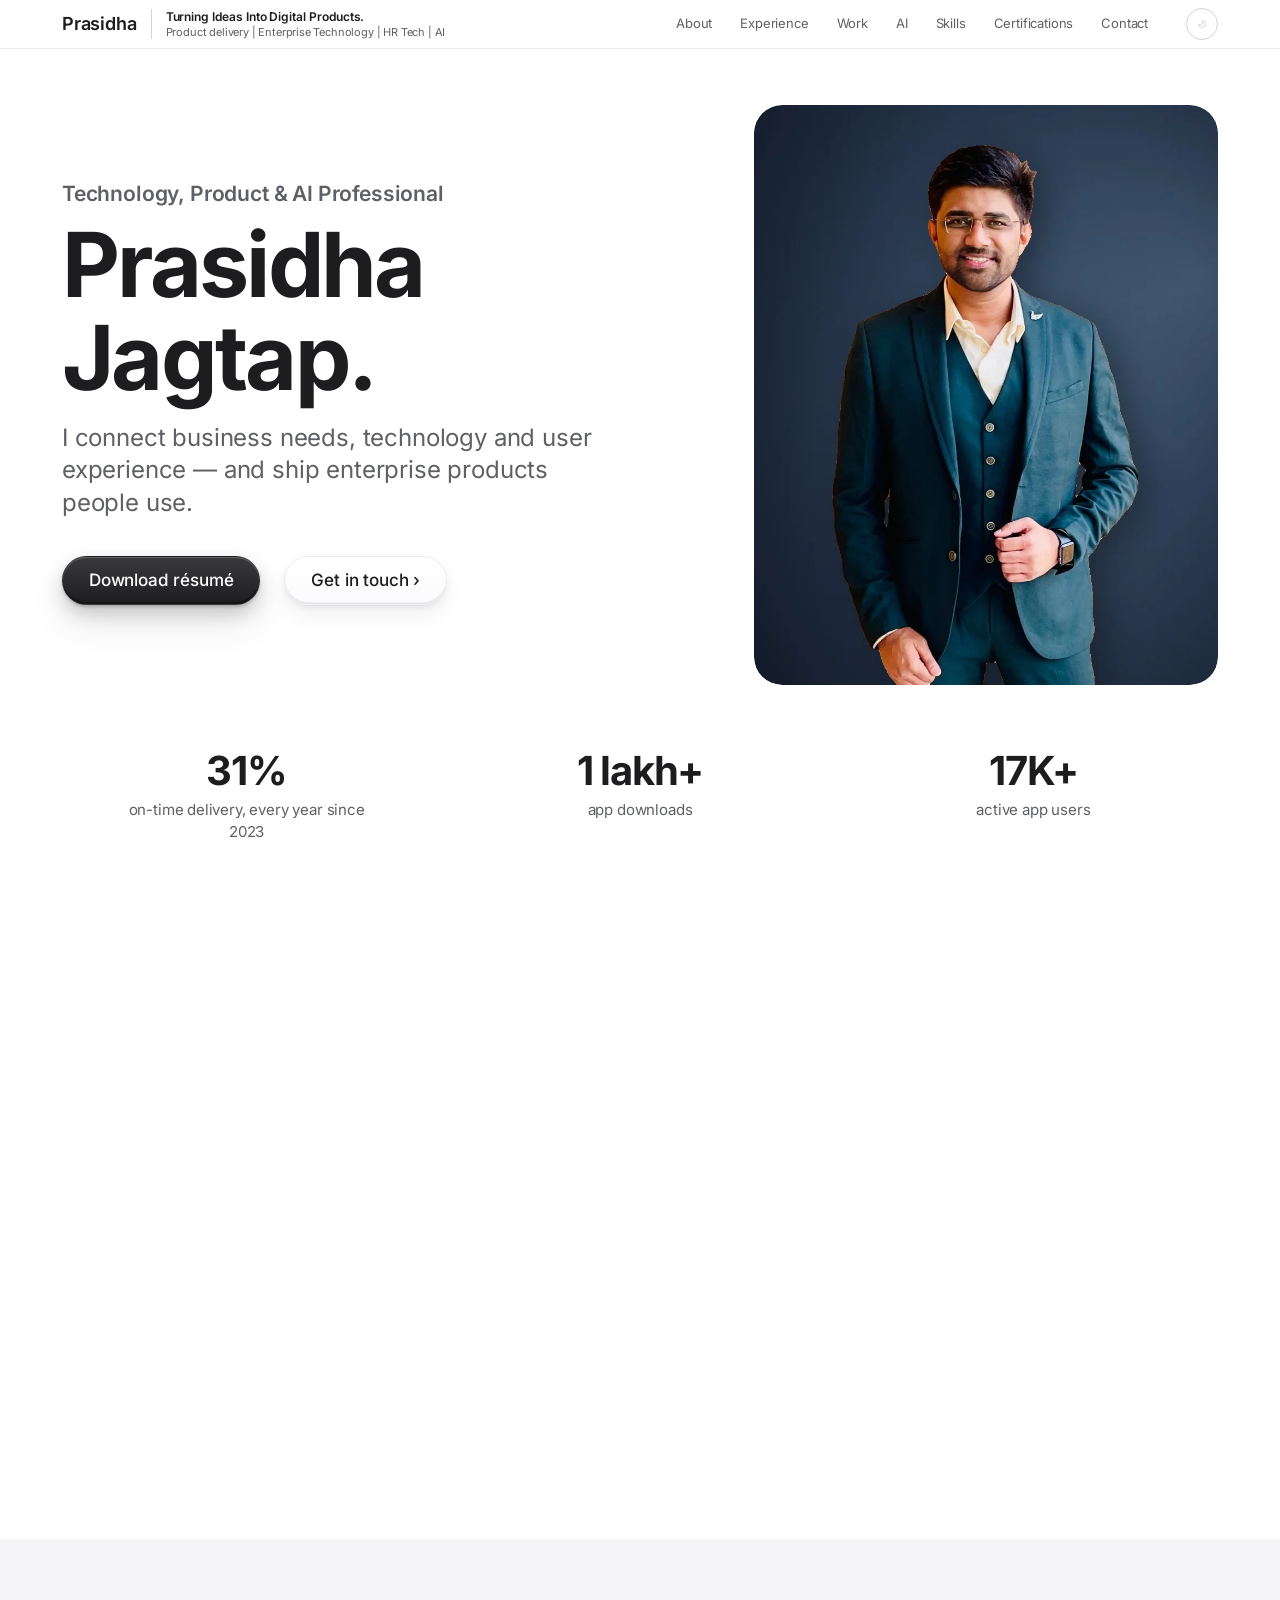
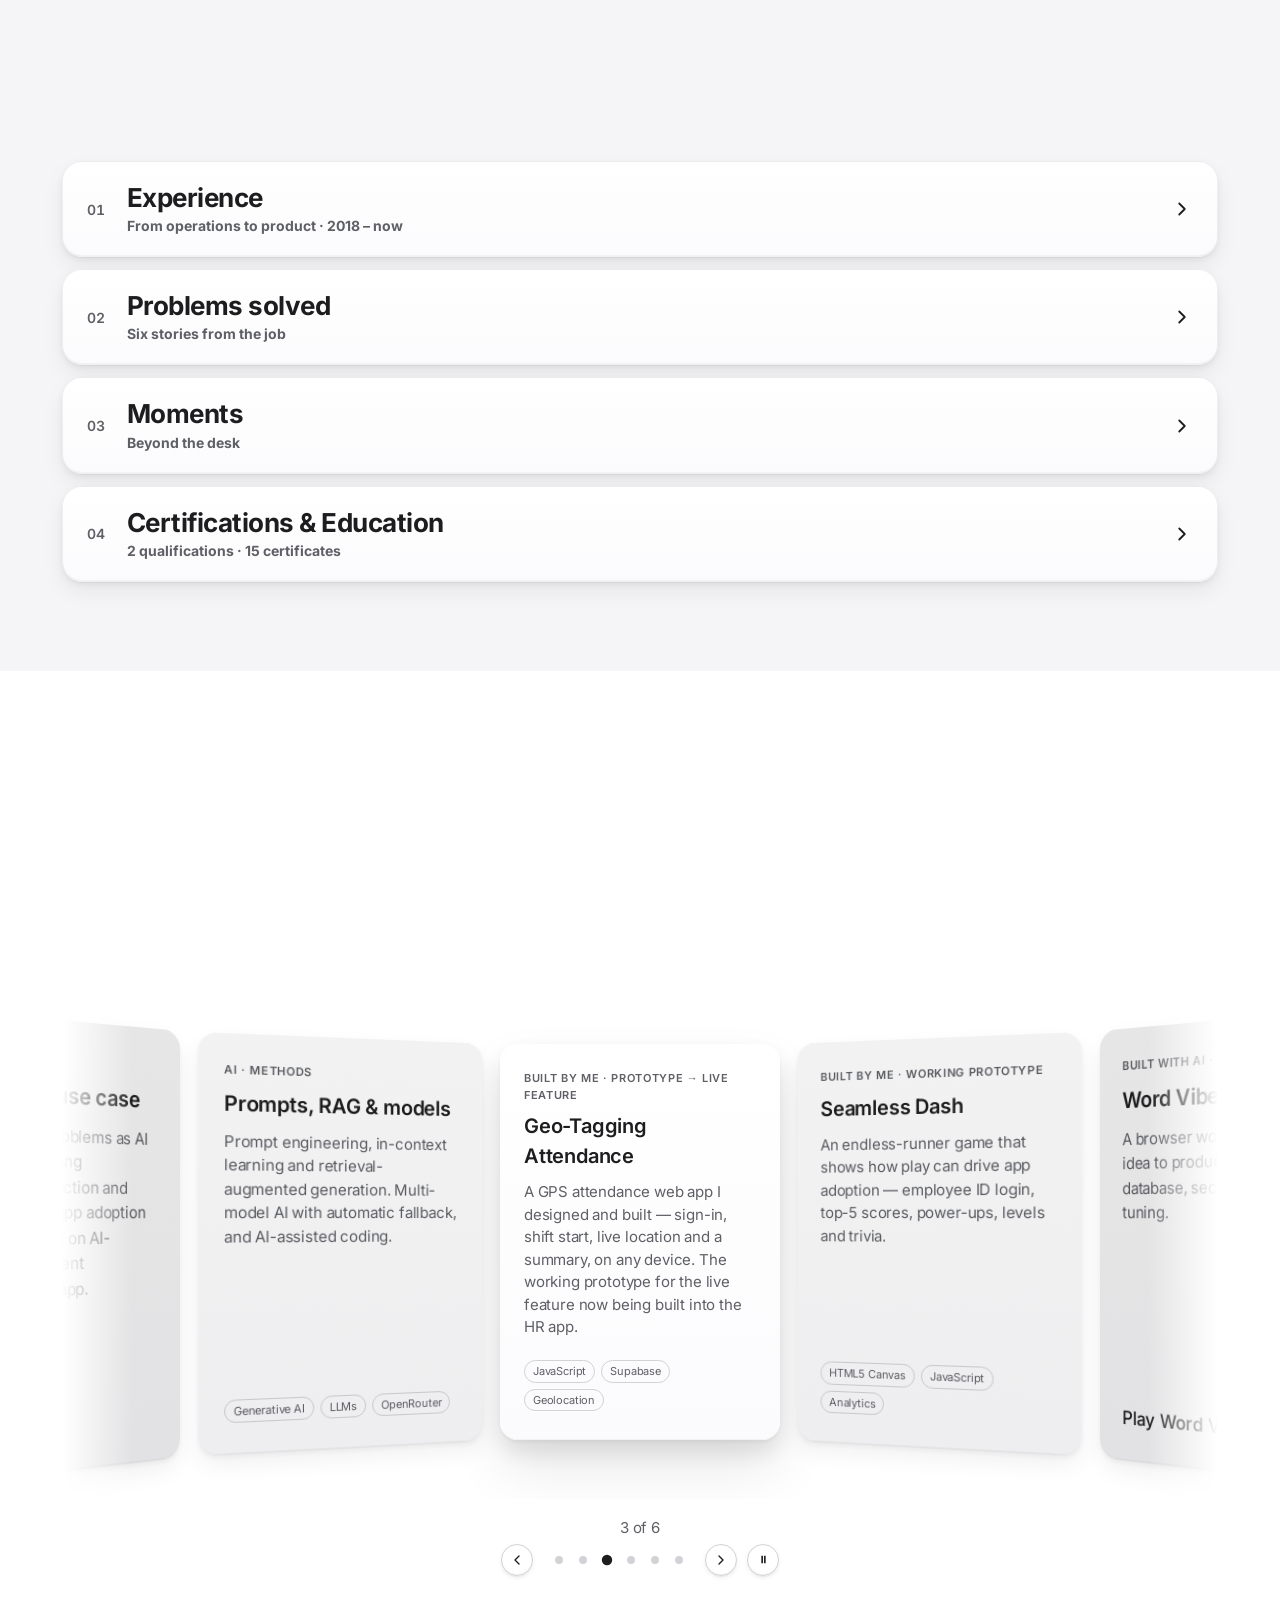
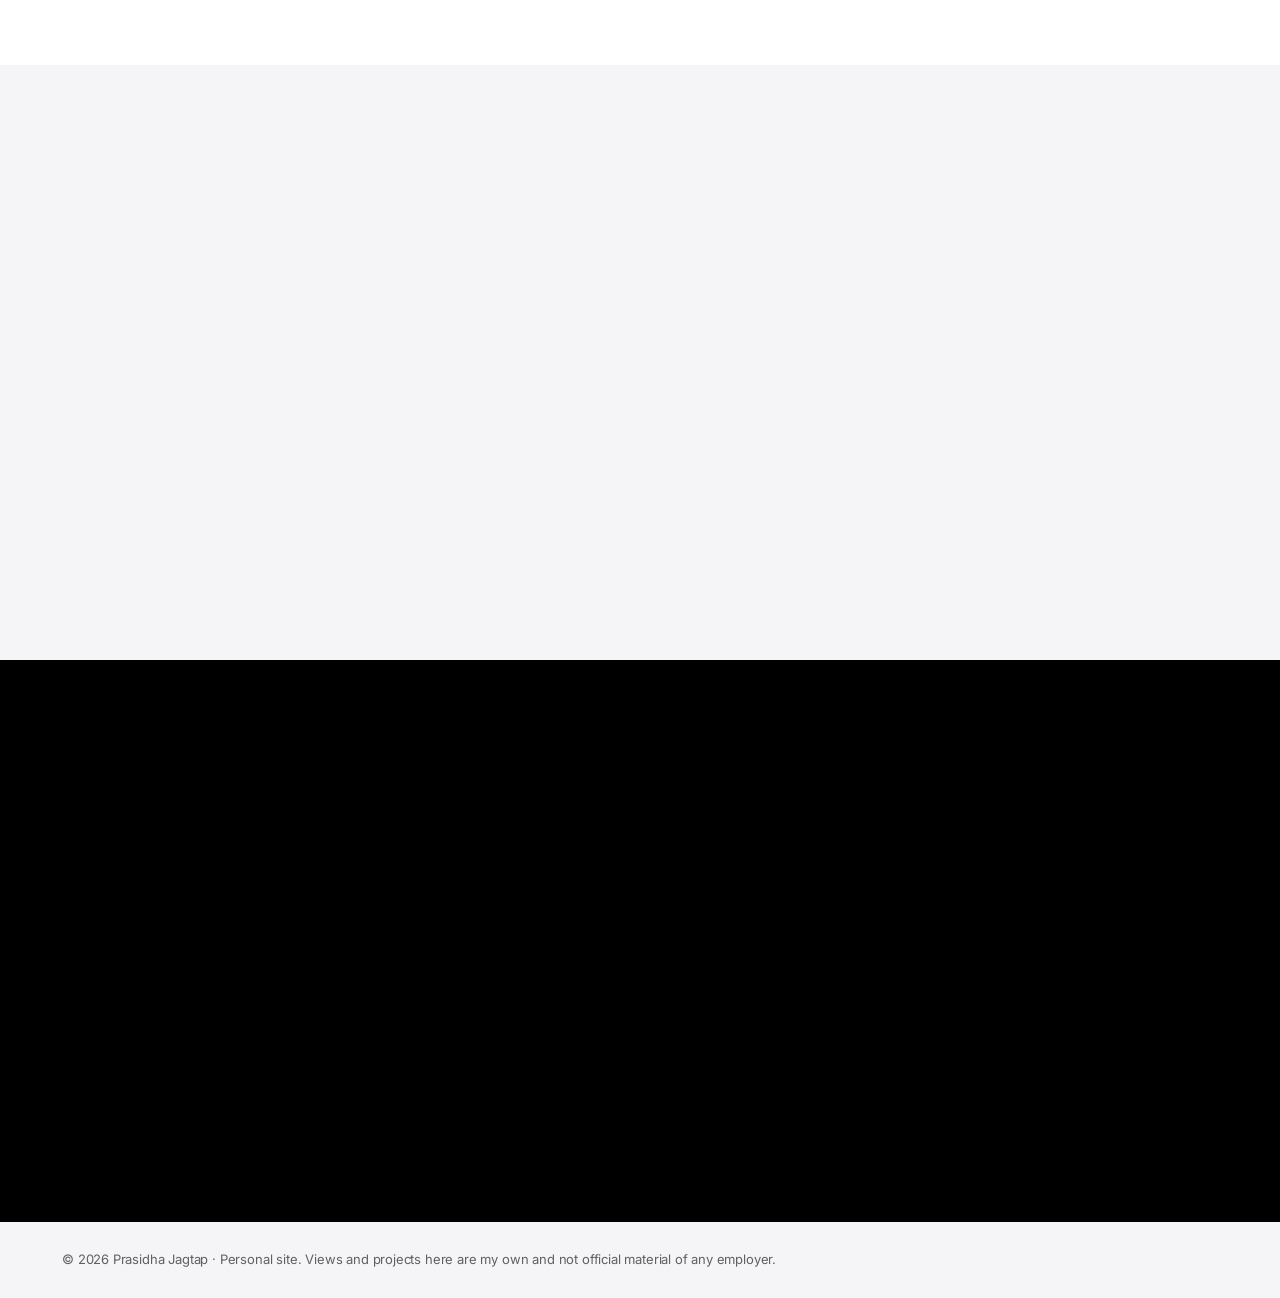
<file: index.html>
<!doctype html>
<!--
  Prasidha Jagtap — personal website
  Designed & developed by Prasidha Jagtap · https://prasidhajagtap.github.io/prasidha_jagtap/
  © 2026 Prasidha Jagtap. All rights reserved. Design, text, images and code may not be copied or reused without written permission.
-->
<html lang="en-IN" data-developer="Prasidha Jagtap">
<head>
  <meta charset="utf-8">
  <meta name="viewport" content="width=device-width, initial-scale=1, viewport-fit=cover, interactive-widget=resizes-content">
  <meta http-equiv="X-UA-Compatible" content="IE=edge">
  <!-- Security: only this site's own files may load (plus the private visit counter); no injected scripts, frames or plugins -->
  <meta http-equiv="Content-Security-Policy" content="default-src 'self'; script-src 'self'; style-src 'self'; font-src 'self'; img-src 'self' data:; connect-src 'self' https://vibbknwnszoescejukud.supabase.co; object-src 'none'; base-uri 'self'; form-action 'none'; frame-src 'none'; upgrade-insecure-requests">
  <meta name="referrer" content="strict-origin-when-cross-origin">

  <!-- ===== SEO: main search result text ===== -->
  <!-- SITE ADDRESS: https://prasidhajagtap.github.io/prasidha_jagtap/
       If it changes (e.g. to Cloudflare), replace it in this file, robots.txt, sitemap.xml and 404.html. -->
  <title>Prasidha Jagtap – Technology, Product &amp; AI Professional</title>
  <meta name="description" content="Prasidha Jagtap – Technology, Product &amp; AI Professional. Turning ideas into digital products: product delivery, enterprise technology, HR tech and AI. Navi Mumbai, India.">
  <meta name="author" content="Prasidha Jagtap">
  <meta name="copyright" content="© 2026 Prasidha Jagtap. All rights reserved.">
  <meta name="designer" content="Prasidha Jagtap">
  <meta name="robots" content="index, follow, max-image-preview:large">
  <link rel="canonical" href="https://prasidhajagtap.github.io/prasidha_jagtap/">

  <!-- ===== Social share preview (LinkedIn, WhatsApp, X) ===== -->
  <meta property="og:type" content="profile">
  <meta property="og:site_name" content="Prasidha Jagtap">
  <meta property="og:title" content="Prasidha Jagtap – Technology, Product & AI Professional">
  <meta property="og:description" content="Turning ideas into digital products · Product delivery · Enterprise technology · HR tech · AI.">
  <meta property="og:url" content="https://prasidhajagtap.github.io/prasidha_jagtap/">
  <meta property="og:image" content="https://prasidhajagtap.github.io/prasidha_jagtap/assets/og-image.jpg?v=2">
  <meta property="og:image:type" content="image/jpeg">
  <meta property="og:image:width" content="1200">
  <meta property="og:image:height" content="630">
  <meta property="og:image:alt" content="Prasidha Jagtap – Technology, Product & AI Professional">
  <meta property="og:locale" content="en_IN">
  <meta property="profile:first_name" content="Prasidha">
  <meta property="profile:last_name" content="Jagtap">
  <meta name="twitter:card" content="summary_large_image">
  <meta name="twitter:title" content="Prasidha Jagtap – Technology, Product & AI Professional">
  <meta name="twitter:description" content="Turning ideas into digital products · Product delivery · Enterprise technology · HR tech · AI.">
  <meta name="twitter:image" content="https://prasidhajagtap.github.io/prasidha_jagtap/assets/og-image.jpg?v=2">

  <meta name="theme-color" content="#ffffff">
  <meta name="color-scheme" content="light dark">
  <meta name="format-detection" content="telephone=no">
  <link rel="icon" href="data:image/svg+xml,%3Csvg xmlns='http://www.w3.org/2000/svg' viewBox='0 0 64 64'%3E%3Crect width='64' height='64' rx='14' fill='%23000'/%3E%3Ctext x='32' y='44' font-family='-apple-system,Helvetica,Arial' font-size='34' font-weight='700' fill='%23fff' text-anchor='middle'%3EP%3C/text%3E%3C/svg%3E">
  <link rel="apple-touch-icon" href="assets/prasidha.jpg">
  <link rel="stylesheet" href="style.css?v=40">
  <script src="theme-init.js?v=40"></script>

  <!-- ===== Structured data: tells Google and AI search who this page is about ===== -->
  <script type="application/ld+json">
{
  "@context": "https://schema.org",
  "@type": "ProfilePage",
  "url": "https://prasidhajagtap.github.io/prasidha_jagtap/",
  "name": "Prasidha Jagtap – Technology, Product & AI Professional",
  "mainEntity": {
    "@type": "Person",
    "@id": "https://prasidhajagtap.github.io/prasidha_jagtap/#person",
    "name": "Prasidha Jagtap",
    "givenName": "Prasidha",
    "familyName": "Jagtap",
    "jobTitle": "Assistant Manager – Technology Analyst",
    "description": "Technology, Product & AI Professional turning ideas into digital products: product delivery, enterprise technology, HR tech and AI.",
    "url": "https://prasidhajagtap.github.io/prasidha_jagtap/",
    "image": "https://prasidhajagtap.github.io/prasidha_jagtap/assets/prasidha.jpg",
    "sameAs": [
      "https://www.linkedin.com/in/prasidhajagtap",
      "https://github.com/prasidhajagtap"
    ],
    "worksFor": {
      "@type": "Organization",
      "name": "Seamex",
      "description": "HR Shared Services Centre of the Aditya Birla Group",
      "parentOrganization": {
        "@type": "Organization",
        "name": "Aditya Birla Group"
      }
    },
    "address": {
      "@type": "PostalAddress",
      "addressLocality": "Navi Mumbai",
      "addressRegion": "Maharashtra",
      "addressCountry": "IN"
    },
    "alumniOf": [
      {
        "@type": "EducationalOrganization",
        "name": "CDAC Pune (Centre for Development of Advanced Computing)"
      },
      {
        "@type": "CollegeOrUniversity",
        "name": "St. Vincent Pallotti College of Engineering and Technology",
        "address": "Nagpur"
      }
    ],
    "hasCredential": [
      {
        "@type": "EducationalOccupationalCredential",
        "name": "Artificial Intelligence Essentials",
        "recognizedBy": {
          "@type": "Organization",
          "name": "University of Pennsylvania"
        }
      },
      {
        "@type": "EducationalOccupationalCredential",
        "name": "Introduction to User Experience Design",
        "recognizedBy": {
          "@type": "Organization",
          "name": "Georgia Institute of Technology"
        }
      },
      {
        "@type": "EducationalOccupationalCredential",
        "name": "Business Analysis Fundamentals",
        "recognizedBy": {
          "@type": "Organization",
          "name": "Microsoft"
        }
      },
      {
        "@type": "EducationalOccupationalCredential",
        "name": "Advanced Prompt Engineering for Everyone",
        "recognizedBy": {
          "@type": "Organization",
          "name": "Vanderbilt University"
        }
      }
    ],
    "knowsAbout": [
      "Product Delivery",
      "Product Management",
      "Product Ownership",
      "Digital Transformation",
      "Technology Analysis",
      "Product Solutioning",
      "Enterprise Applications",
      "HR Technology",
      "Mobile App Delivery",
      "Digital Employee Experience",
      "AI Enablement",
      "Generative AI",
      "Prompt Engineering",
      "Retrieval Augmented Generation",
      "AI-assisted Product Development",
      "UX Design",
      "User Journeys",
      "Requirements Analysis",
      "BRD",
      "FRD",
      "User Acceptance Testing",
      "Release Management",
      "Stakeholder Management",
      "Vendor Management",
      "Security Remediation",
      "ISO 9001 (QMS)",
      "ISO/IEC 27001 (ISMS)",
      "ISO/IEC 27701 (PIMS)",
      "Internal Audit",
      "Azure AD",
      "Microsoft Azure",
      "AWS",
      "PeopleSoft",
      "SharePoint",
      "Google Play Console",
      "Apple App Store Connect",
      "JavaScript",
      "React",
      "Node.js",
      "Java",
      "SQL"
    ],
    "alternateName": [
      "Prasidha",
      "prasidhajagtap"
    ],
    "knowsLanguage": [
      "English",
      "Hindi"
    ],
    "homeLocation": {
      "@type": "Place",
      "name": "Nagpur, Maharashtra, India"
    },
    "disambiguatingDescription": "Technology, Product & AI Professional"
  },
  "dateModified": "2026-10-04",
  "inLanguage": "en-IN",
  "creator": {
    "@id": "https://prasidhajagtap.github.io/prasidha_jagtap/#person"
  },
  "copyrightHolder": {
    "@id": "https://prasidhajagtap.github.io/prasidha_jagtap/#person"
  },
  "copyrightYear": 2026
}
  </script>
</head>
<body>

  <!-- ===== TOP MENU (frosted glass) ===== -->
  <nav class="nav" aria-label="Main">
    <div class="nav-inner">
      <a href="#top" class="brand">
        <!-- Small profile picture: slides in once the big photo has scrolled away -->
        <span class="brand-pic" aria-hidden="true"><picture>
          <source srcset="assets/prasidha-avatar.webp" type="image/webp">
          <img src="assets/prasidha-avatar.jpg" width="64" height="64" alt="">
        </picture></span>
        <span class="brand-name">Prasidha</span>
        <span class="brand-tag">
          <span class="bt-1">Turning Ideas Into Digital Products.</span>
          <span class="bt-2"><span class="nw">Product delivery |</span> <span class="nw">Enterprise Technology |</span> <span class="nw">HR Tech | AI</span></span>
        </span>
      </a>
      <div class="nav-right">
        <ul id="nav-links">
          <li><a href="#about">About</a></li>
          <li><a href="#experience">Experience</a></li>
          <li><a href="#work">Work</a></li>
          <li><a href="#ai">AI</a></li>
          <li><a href="#skills">Skills</a></li>
          <li><a href="#certifications">Certifications</a></li>
          <li><a href="#contact">Contact</a></li>
          <li class="menu-only"><button type="button" class="menu-theme" data-theme-toggle><span class="mt-dark">Dark mode</span><span class="mt-light">Light mode</span></button></li>
        </ul>
        <button type="button" class="icon-btn theme-toggle" aria-label="Switch to dark mode" data-theme-toggle>
          <svg class="moon" viewBox="0 0 24 24" fill="none" stroke="currentColor" stroke-width="2" stroke-linecap="round" stroke-linejoin="round" aria-hidden="true"><path d="M21 12.8A9 9 0 1 1 11.2 3a7 7 0 0 0 9.8 9.8z"/></svg>
          <svg class="sun" viewBox="0 0 24 24" fill="none" stroke="currentColor" stroke-width="2" stroke-linecap="round" aria-hidden="true"><circle cx="12" cy="12" r="4.5"/><path d="M12 2v2M12 20v2M4.9 4.9l1.4 1.4M17.7 17.7l1.4 1.4M2 12h2M20 12h2M4.9 19.1l1.4-1.4M17.7 6.3l1.4-1.4"/></svg>
        </button>
        <button type="button" class="icon-btn menu-toggle" aria-label="Open menu" aria-expanded="false" aria-controls="nav-links" data-menu-toggle>
          <svg viewBox="0 0 24 24" fill="none" stroke="currentColor" stroke-width="2" stroke-linecap="round" aria-hidden="true"><path d="M4 8h16M4 16h16"/></svg>
        </button>
      </div>
    </div>
  </nav>

  <main id="top">

    <!-- ===== HERO ===== -->
    <header class="hero">
      <div class="hero-text">
      <p class="eyebrow reveal">Technology, Product &amp; AI Professional</p>
      <h1 class="reveal">Prasidha Jagtap.</h1>
      <p class="lead reveal">I connect business needs, technology and user experience — and ship enterprise products people use.</p>
      <div class="actions reveal">
        <a class="btn btn-solid btn-3d hero-cta" href="assets/Prasidha-Jagtap-Resume.pdf" download data-resume>Download résumé</a>
        <a class="btn btn-soft btn-3d hero-cta" href="#contact">Get in touch <span aria-hidden="true">›</span></a>
      </div>
      </div>
      <figure class="portrait reveal">
        <picture>
          <source srcset="assets/prasidha.webp" type="image/webp">
          <img src="assets/prasidha.jpg" width="850" height="1062" fetchpriority="high" alt="Prasidha Jagtap, Technology, Product &amp; AI Professional">
        </picture>
      </figure>
    </header>

    <!-- ===== AT A GLANCE ===== -->
    <section class="stats-band" aria-label="At a glance">
      <div class="wrap stats">
        <div class="stat reveal"><strong>100%</strong><span>on-time delivery, every year since 2023</span></div>
        <div class="stat reveal"><strong>1 lakh+</strong><span>app downloads</span></div>
        <div class="stat reveal"><strong>54K+</strong><span>active app users</span></div>
        <div class="stat reveal"><strong>6</strong><span>countries the app launched in</span></div>
        <div class="stat reveal"><strong>100%</strong><span>security audit findings fixed</span></div>
        <div class="stat reveal"><strong>98%</strong><span>stable app releases, zero critical bugs</span></div>
      </div>
    </section>

    <!-- ===== ABOUT ===== -->
    <section id="about" class="section">
      <div class="wrap narrow">
        <p class="kicker reveal">About</p>
        <p class="statement reveal">
          <strong>I manage and take care of an enterprise HR app on iOS and Android</strong> — used by employees and managers from hire to retire —
          from an idea to a working release, across countries, teams and partners.
          <strong>I pair my technology knowledge with AI as a tool — to solve bigger problems and get more done.</strong>
        </p>
      </div>
    </section>

    <!-- ===== EXPLORE: stacked chapters (accordion) ===== -->
    <section id="explore" class="section alt">
      <div class="wrap">
        <p class="kicker reveal">Explore</p>
        <h2 class="reveal">My story, in chapters.</h2>

        <div class="stack-acc">

          <!-- 01 Experience -->
          <article class="acc" id="experience">
            <h3 class="acc-h">
              <button type="button" class="acc-btn" id="acc-exp-btn" aria-expanded="false" aria-controls="acc-exp">
                <span class="acc-num">01</span>
                <span class="acc-text"><span class="acc-title">Experience</span><span class="acc-sub">From operations to product · 2018 – now</span></span>
                <svg class="acc-chev" viewBox="0 0 24 24" fill="none" stroke="currentColor" stroke-width="2" stroke-linecap="round" stroke-linejoin="round" aria-hidden="true"><path d="M9 6l6 6-6 6"/></svg>
              </button>
            </h3>
            <div class="acc-panel" id="acc-exp" role="region" aria-labelledby="acc-exp-btn">
              <div class="acc-inner">

                <!-- Journey timeline: fills up on scroll, 2026 keeps pulsing -->
                <ol class="journey2" data-journey aria-label="Career journey">
                  <li><span class="j-dot" aria-hidden="true"></span><span class="j-year">2018</span><span class="j-label">Airline operations</span><span class="j-org">IndiGo Airlines</span></li>
                  <li><span class="j-dot" aria-hidden="true"></span><span class="j-year">2020</span><span class="j-label">Customer experience</span><span class="j-org">Amazon</span></li>
                  <li><span class="j-dot" aria-hidden="true"></span><span class="j-year">2023</span><span class="j-label">Full-stack training → Technology Analyst Trainee</span><span class="j-org">CDAC Pune</span></li>
                  <li><span class="j-dot" aria-hidden="true"></span><span class="j-year">2024</span><span class="j-label">Promoted to Assistant Manager</span><span class="j-org">Jun 2024</span></li>
                  <li class="j-now"><span class="j-dot" aria-hidden="true"></span><span class="j-year">2026</span><span class="j-label">Product delivery &amp; AI</span><span class="j-org">Now — and growing</span></li>
                </ol>

                <!-- Current role: short summary + "Know more" -->
                <article class="role current-role">
                  <div class="role-head">
                    <div>
                      <h4 class="role-name">Seamex · Aditya Birla Group</h4>
                      <p class="org">Assistant Manager — Technology Analyst · HR Shared Services Centre, Navi Mumbai</p>
                    </div>
                    <span class="year">Jun 2023 — Present</span>
                  </div>
                  <div class="mini-stats three">
                    <div><strong>3+</strong><span>years as a Technology Analyst</span></div>
                    <div><strong>5,000+</strong><span>users trained on the app</span></div>
                    <div><strong>10+</strong><span>live demos run</span></div>
                  </div>

                  <button type="button" class="btn btn-solid know-more" aria-expanded="false" aria-controls="exp-more" data-more>
                    <span data-more-label>Know more</span>
                    <svg viewBox="0 0 24 24" fill="none" stroke="currentColor" stroke-width="2" stroke-linecap="round" stroke-linejoin="round" aria-hidden="true"><path d="M6 9l6 6 6-6"/></svg>
                  </button>

                  <div class="more-panel" id="exp-more">
                    <div class="more-inner">
                      <h5 class="kicker">Also part of the role</h5>
                      <dl class="areas-list">
                        <div><dt>Data &amp; integration</dt><dd>Secure data transfers and master-data mapping — 100% data consistency across systems.</dd></div>
                        <div><dt>Cost optimisation</dt><dd>Infrastructure and storage cost analysis with IT and the development partner.</dd></div>
                        <div><dt>Documentation</dt><dd>Business, functional and test documents and SOPs for every change.</dd></div>
                      </dl>

                      <h5 class="kicker">Key highlights of work done on the app</h5>
                      <ul class="chips">
                        <li>Digital ID Card</li>
                        <li>Enterprise SSO sign-in</li>
                        <li>Account recovery (PIN reset)</li>
                        <li>PIN &amp; biometric login</li>
                        <li>Multi-device login</li>
                        <li>Interactive notifications</li>
                        <li>Interactive banners</li>
                        <li>Team events &amp; celebrations</li>
                        <li>Leave cancellation</li>
                        <li>Development plans</li>
                        <li>Employee surveys</li>
                        <li>Awards &amp; nominations</li>
                        <li>Dark mode</li>
                        <li>Accessibility</li>
                        <li>Security &amp; stability updates</li>
                      </ul>

                      <div class="earlier">
                        <h5 class="kicker">Before technology</h5>
                        <div class="row">
                          <div>
                            <h4>Associate · Amazon</h4>
                            <p class="org">Handled high volumes of customer calls and emails in a structured, service-driven process — sharpening issue resolution, clear communication and process discipline.</p>
                          </div>
                        </div>
                        <div class="row">
                          <div>
                            <h4>Officer – Security · IndiGo Airlines</h4>
                            <p class="org">Kept the aerodrome secure and supported flight and passenger safety under strict aviation procedures — building operational discipline, attention to detail and calm under pressure.</p>
                          </div>
                        </div>
                      </div>
                    </div>
                  </div>
                </article>
              </div>
            </div>
          </article>

          <!-- 02 Problems solved -->
          <article class="acc" id="work">
            <h3 class="acc-h">
              <button type="button" class="acc-btn" id="acc-work-btn" aria-expanded="false" aria-controls="acc-work">
                <span class="acc-num">02</span>
                <span class="acc-text"><span class="acc-title">Problems solved</span><span class="acc-sub">Six stories from the job</span></span>
                <svg class="acc-chev" viewBox="0 0 24 24" fill="none" stroke="currentColor" stroke-width="2" stroke-linecap="round" stroke-linejoin="round" aria-hidden="true"><path d="M9 6l6 6-6 6"/></svg>
              </button>
            </h3>
            <div class="acc-panel" id="acc-work" role="region" aria-labelledby="acc-work-btn">
              <div class="acc-inner">
                <div class="coverflow cf-dark cf-cards" data-coverflow data-cf-mode="cards" aria-roledescription="carousel" aria-label="Problems solved">
                  <div class="cf-stage">
                  <article class="card case cf-item">
                    <p class="status">App feature · Rollout &amp; training</p>
                    <h4>Geo-fencing attendance</h4>
                    <p>Supported the rollout of the app’s geo-fencing attendance feature and trained business teams to use it.</p>
                  </article>
                  <article class="card case cf-item">
                    <p class="status">Global rollout</p>
                    <h4>Taking the HR app to new countries</h4>
                    <p>Managed the app's launch end to end in Canada, parts of the USA, Sweden, Thailand, Indonesia and China — with daily check-ins on risks and progress.</p>
                    <p class="result">Private access for teams across <strong>13+ regions</strong>.</p>
                  </article>
                  <article class="card case cf-item">
                    <p class="status">Sign-in &amp; security</p>
                    <h4>A simpler, safer login experience</h4>
                    <p>Enhanced the app’s authentication with enterprise single sign-on (SSO), refreshed the login screen, and improved account recovery and multi-device notifications.</p>
                    <p class="result"><strong>15% fewer</strong> login issues.</p>
                  </article>
                  <article class="card case cf-item">
                    <p class="status">Event app · Managed end to end</p>
                    <h4>Group Awards App</h4>
                    <p>Managed and handled the complete app for a group-wide awards programme in FY 2025&#8209;26 — from solutioning and setup to running it live throughout the event, with on-ground support for attendees on iOS and Android.</p>
                    <p class="result"><strong>1,060 downloads</strong> — 598 iOS, 462 Android.</p>
                  </article>
                  <article class="card case cf-item">
                    <p class="status">Quality at scale</p>
                    <h4>Releases people can trust</h4>
                    <p>Tested every build, found the patterns behind repeat issues, and helped first-line support fix them faster.</p>
                    <p class="result"><strong>12% faster</strong> fixes · <strong>200+</strong> issues solved, <strong>98%</strong> answered on time.</p>
                  </article>
                  <article class="card case cf-item">
                    <p class="status">Enablement</p>
                    <h4>Helping people actually use the app</h4>
                    <p>Wrote clear user guides and stakeholder documents, and standard templates for change requests and FAQs.</p>
                    <p class="result"><strong>20% more</strong> feature use · <strong>35%</strong> better audit readiness.</p>
                  </article>
                  </div>
                  <p class="cf-caption" aria-live="polite" data-cf-caption></p>
                  <div class="cf-controls">
                    <button type="button" class="icon-btn" data-cf-prev aria-label="Previous"><svg viewBox="0 0 24 24" fill="none" stroke="currentColor" stroke-width="2" stroke-linecap="round" stroke-linejoin="round" aria-hidden="true"><path d="M15 6l-6 6 6 6"/></svg></button>
                    <div class="cf-dots" data-cf-dots></div>
                    <button type="button" class="icon-btn" data-cf-next aria-label="Next"><svg viewBox="0 0 24 24" fill="none" stroke="currentColor" stroke-width="2" stroke-linecap="round" stroke-linejoin="round" aria-hidden="true"><path d="M9 6l6 6-6 6"/></svg></button>
                  </div>
                </div>
              </div>
            </div>
          </article>

          <!-- 03 Moments (Cover Flow) -->
          <article class="acc" id="moments">
            <h3 class="acc-h">
              <button type="button" class="acc-btn" id="acc-mom-btn" aria-expanded="false" aria-controls="acc-mom">
                <span class="acc-num">03</span>
                <span class="acc-text"><span class="acc-title">Moments</span><span class="acc-sub">Beyond the desk</span></span>
                <svg class="acc-chev" viewBox="0 0 24 24" fill="none" stroke="currentColor" stroke-width="2" stroke-linecap="round" stroke-linejoin="round" aria-hidden="true"><path d="M9 6l6 6-6 6"/></svg>
              </button>
            </h3>
            <div class="acc-panel" id="acc-mom" role="region" aria-labelledby="acc-mom-btn">
              <div class="acc-inner">
                <div class="coverflow cf-dark cf-photos" data-coverflow data-cf-mode="photos" aria-roledescription="carousel" aria-label="Moments">
                  <div class="cf-stage">
                    <figure class="cf-item cf-linkedin">
                      <picture>
                        <source srcset="assets/moment-linkedin.webp" type="image/webp">
                        <img src="assets/moment-linkedin.jpg" width="1000" height="1000" loading="lazy"
                             alt="Prasidha Jagtap celebrating a LinkedIn follower milestone on the company page">
                      </picture>
                      <figcaption><strong>First milestone.</strong> Celebrating a follower milestone on the company LinkedIn page I managed.</figcaption>
                    </figure>
                    <figure class="cf-item cf-site">
                      <picture>
                        <source srcset="assets/moment-site-visit.webp" type="image/webp">
                        <img src="assets/moment-site-visit.jpg" width="800" height="1200" loading="lazy"
                             alt="Prasidha Jagtap on site, training users on the HR app">
                      </picture>
                      <figcaption><strong>On the ground.</strong> Training users on the HR app at a business unit’s site.</figcaption>
                    </figure>
                    <figure class="cf-item cf-summit">
                      <picture>
                        <source srcset="assets/moment-ai-summit.webp" type="image/webp">
                        <img src="assets/moment-ai-summit.jpg" width="800" height="1067" loading="lazy"
                             alt="Prasidha Jagtap at the ServiceNow AI Summit">
                      </picture>
                      <figcaption><strong>Keeping up.</strong> At the ServiceNow AI Summit, following how AI is changing enterprise technology.</figcaption>
                    </figure>
                  </div>
                  <p class="cf-caption" aria-live="polite" data-cf-caption></p>
                  <div class="cf-controls">
                    <button type="button" class="icon-btn" data-cf-prev aria-label="Previous photo"><svg viewBox="0 0 24 24" fill="none" stroke="currentColor" stroke-width="2" stroke-linecap="round" stroke-linejoin="round" aria-hidden="true"><path d="M15 6l-6 6 6 6"/></svg></button>
                    <div class="cf-dots" data-cf-dots></div>
                    <button type="button" class="icon-btn" data-cf-next aria-label="Next photo"><svg viewBox="0 0 24 24" fill="none" stroke="currentColor" stroke-width="2" stroke-linecap="round" stroke-linejoin="round" aria-hidden="true"><path d="M9 6l6 6-6 6"/></svg></button>
                  </div>
                </div>
              </div>
            </div>
          </article>

          <!-- 04 Certifications & Education -->
          <article class="acc" id="certifications">
            <h3 class="acc-h">
              <button type="button" class="acc-btn" id="acc-cert-btn" aria-expanded="false" aria-controls="acc-cert">
                <span class="acc-num">04</span>
                <span class="acc-text"><span class="acc-title">Certifications &amp; Education</span><span class="acc-sub">2 qualifications · 15 certificates</span></span>
                <svg class="acc-chev" viewBox="0 0 24 24" fill="none" stroke="currentColor" stroke-width="2" stroke-linecap="round" stroke-linejoin="round" aria-hidden="true"><path d="M9 6l6 6-6 6"/></svg>
              </button>
            </h3>
            <div class="acc-panel" id="acc-cert" role="region" aria-labelledby="acc-cert-btn">
              <div class="acc-inner">
                <div class="rows edu" id="education">
                  <div class="row">
                    <div>
                      <h4>PG Diploma in Advanced Computing (PG-DAC)</h4>
                      <p class="org">CDAC Pune · Full-stack development · 73%</p>
                    </div>
                    <span class="year">2023</span>
                  </div>
                  <div class="row">
                    <div>
                      <h4>B.E. Electronics &amp; Telecommunication Engineering</h4>
                      <p class="org">St. Vincent Pallotti College of Engineering and Technology, Nagpur · CGPA 7.09</p>
                    </div>
                    <span class="year">2017</span>
                  </div>
                </div>

                <div class="certs">
                  <div class="cert-group">
                    <h4>AI</h4>
                    <ul>
                      <li><strong>Artificial Intelligence Essentials</strong><span>University of Pennsylvania · 2026</span></li>
                      <li><strong>Advanced Prompt Engineering for Everyone</strong><span>Vanderbilt University · 2025</span></li>
                      <li><strong>Prompt Engineering for ChatGPT</strong><span>Vanderbilt University · 2022</span></li>
                    </ul>
                  </div>
                  <div class="cert-group">
                    <h4>Product &amp; UX</h4>
                    <ul>
                      <li><strong>Introduction to User Experience Design</strong><span>Georgia Institute of Technology · 2026</span></li>
                      <li><strong>Business Analysis Fundamentals</strong><span>Microsoft · 2026</span></li>
                      <li><strong>Agile Project Management with Jira Cloud</strong><span>LinkedIn · 2023</span></li>
                      <li><strong>Business Analysis: Essential Tools and Techniques</strong><span>LinkedIn · 2023</span></li>
                    </ul>
                  </div>
                  <div class="cert-group">
                    <h4>Data</h4>
                    <ul>
                      <li><strong>Power BI: Dashboards for Beginners</strong><span>LinkedIn · 2025</span></li>
                      <li><strong>Excel Basics for Data Analysis</strong><span>IBM · 2024</span></li>
                      <li><strong>SQL (Basic)</strong><span>HackerRank · 2023</span></li>
                      <li><strong>Learning Python</strong><span>LinkedIn · 2022</span></li>
                    </ul>
                  </div>
                  <div class="cert-group">
                    <h4>Quality, security &amp; customer</h4>
                    <ul>
                      <li><strong>Internal Auditor – ISO 9001 (QMS)</strong><span>Certified 2024 · recertified 2026</span></li>
                      <li><strong>Internal Auditor – ISO/IEC 27001 (ISMS)</strong><span>Certified 2024 · recertified 2026</span></li>
                      <li><strong>Internal Auditor – ISO/IEC 27701 (PIMS)</strong><span>Certified 2024 · recertified 2026</span></li>
                      <li><strong>Customer Relationship Management</strong><span>Starweaver · 2024</span></li>
                    </ul>
                  </div>
                </div>
              </div>
            </div>
          </article>
        </div>
      </div>
    </section>

    <!-- ===== AI & THINGS I'VE BUILT: one curved ring of cards ===== -->
    <section id="ai" class="section">
      <div class="wrap">
        <p class="kicker reveal">AI &amp; my work</p>
        <h2 class="reveal">AI, put to work.</h2>
        <p class="section-lead reveal">I don't just talk about AI — I use it to build, and I help teams find where it fits.</p>

        <!-- Curved 3D ring of cards: drag, swipe, arrows or click a side card -->
        <div class="ring" data-ring aria-roledescription="carousel" aria-label="AI and things I've made">
          <div class="ring-stage">
            <div class="ring-track">
              <article class="card ring-card">
                <p class="status">AI · Use cases</p>
                <h3>Find the right use case</h3>
                <p>I frame business problems as AI problems — like using classification, prediction and grouping to lift HR app adoption — and have worked on AI-powered development suggestions in the app.</p>
              </article>
              <article class="card ring-card">
                <p class="status">AI · Methods</p>
                <h3>Prompts, RAG &amp; models</h3>
                <p>Prompt engineering, in-context learning and retrieval-augmented generation. Multi-model AI with automatic fallback, and AI-assisted coding.</p>
                <ul class="stack"><li>Generative AI</li><li>LLMs</li><li>OpenRouter</li></ul>
              </article>
              <article class="card ring-card" id="projects">
                <p class="status">Built by me · Prototype → live feature</p>
                <h3>Geo-Tagging Attendance</h3>
                <p>A GPS attendance web app I designed and built — sign-in, shift start, live location and a summary, on any device. The working prototype for the live feature now being built into the HR app.</p>
                <ul class="stack"><li>JavaScript</li><li>Supabase</li><li>Geolocation</li></ul>
              </article>
              <article class="card ring-card">
                <p class="status">Built by me · Working prototype</p>
                <h3>Seamless Dash</h3>
                <p>An endless-runner game that shows how play can drive app adoption — employee ID login, top-5 scores, power-ups, levels and trivia.</p>
                <ul class="stack"><li>HTML5 Canvas</li><li>JavaScript</li><li>Analytics</li></ul>
              </article>
              <article class="card ring-card">
                <p class="status">Built with AI · Live</p>
                <h3>Word Vibe</h3>
                <p>A browser word game taken from idea to product — design, UI, database, security, testing and tuning.</p>
                <a class="more" href="https://prasidhajagtap.github.io/word_vibe/" target="_blank" rel="noopener noreferrer">Play Word Vibe <span aria-hidden="true">›</span></a>
              </article>
              <article class="card ring-card">
                <p class="status">Built with AI · You're on it</p>
                <h3>This website</h3>
                <p>Designed and shipped with Claude Code — light and dark mode, search-ready, tested on phones, tablets and in-app browsers.</p>
              </article>
            </div>
          </div>
          <p class="cf-caption" aria-live="polite" data-ring-caption></p>
          <div class="cf-controls">
            <button type="button" class="icon-btn" data-ring-prev aria-label="Previous card"><svg viewBox="0 0 24 24" fill="none" stroke="currentColor" stroke-width="2" stroke-linecap="round" stroke-linejoin="round" aria-hidden="true"><path d="M15 6l-6 6 6 6"/></svg></button>
            <div class="cf-dots" data-ring-dots></div>
            <button type="button" class="icon-btn" data-ring-next aria-label="Next card"><svg viewBox="0 0 24 24" fill="none" stroke="currentColor" stroke-width="2" stroke-linecap="round" stroke-linejoin="round" aria-hidden="true"><path d="M9 6l6 6-6 6"/></svg></button>
          </div>
        </div>
      </div>
    </section>

    <!-- ===== SKILLS (tabs) ===== -->
    <section id="skills" class="section alt">
      <div class="wrap">
        <p class="kicker reveal">Skills</p>
        <h2 class="reveal">The toolkit.</h2>

        <div class="tabs reveal" data-tabs>
          <div class="tab-list" role="tablist" aria-label="Skill areas">
            <button type="button" role="tab" id="tab-delivery" aria-controls="panel-delivery" aria-selected="true">Product delivery</button>
            <button type="button" role="tab" id="tab-ux" aria-controls="panel-ux" aria-selected="false" tabindex="-1">Solutioning &amp; UX</button>
            <button type="button" role="tab" id="tab-quality" aria-controls="panel-quality" aria-selected="false" tabindex="-1">Requirements &amp; quality</button>
            <button type="button" role="tab" id="tab-platforms" aria-controls="panel-platforms" aria-selected="false" tabindex="-1">Enterprise platforms</button>
            <button type="button" role="tab" id="tab-build" aria-controls="panel-build" aria-selected="false" tabindex="-1">Build &amp; data</button>
            <button type="button" role="tab" id="tab-social" aria-controls="panel-social" aria-selected="false" tabindex="-1">Social media</button>
          </div>

          <div class="tab-panel" role="tabpanel" id="panel-delivery" aria-labelledby="tab-delivery" tabindex="0">
            <h3 class="sr-only">Product delivery</h3>
            <p>Planning, tracking and shipping releases with partners — on time.</p>
            <ul class="chips"><li>Project planning &amp; tracking</li><li>Release management</li><li>International rollouts</li><li>Agile ways of working</li><li>Risk &amp; dependency tracking</li><li>Vendor &amp; stakeholder management</li></ul>
          </div>
          <div class="tab-panel" role="tabpanel" id="panel-ux" aria-labelledby="tab-ux" tabindex="0" hidden>
            <h3 class="sr-only">Solutioning &amp; UX</h3>
            <p>Designing features and user journeys that are simple, secure and easy to adopt.</p>
            <ul class="chips"><li>Feature solutioning</li><li>User journeys</li><li>Login &amp; security flows</li><li>UX design basics</li><li>Demos &amp; walkthroughs</li></ul>
          </div>
          <div class="tab-panel" role="tabpanel" id="panel-quality" aria-labelledby="tab-quality" tabindex="0" hidden>
            <h3 class="sr-only">Requirements &amp; quality</h3>
            <p>Clear requirements in, stable releases out — with support that learns from every issue.</p>
            <ul class="chips"><li>Requirements analysis</li><li>BRD / FRD</li><li>Test documents</li><li>UAT &amp; SIT</li><li>Incident &amp; request management</li><li>SOPs &amp; user guides</li></ul>
          </div>
          <div class="tab-panel" role="tabpanel" id="panel-platforms" aria-labelledby="tab-platforms" tabindex="0" hidden>
            <h3 class="sr-only">Enterprise platforms</h3>
            <p>Day-to-day work across the systems behind a large enterprise HR app.</p>
            <ul class="chips"><li>Microsoft Azure</li><li>Azure AD / SSO</li><li>AWS</li><li>PeopleSoft</li><li>SharePoint</li><li>Google Play Console</li><li>Apple App Store Connect</li></ul>
          </div>
          <div class="tab-panel" role="tabpanel" id="panel-build" aria-labelledby="tab-build" tabindex="0" hidden>
            <h3 class="sr-only">Build &amp; data</h3>
            <p>Hands-on enough to prototype my own ideas and talk shop with developers.</p>
            <ul class="chips"><li>JavaScript</li><li>React</li><li>Node.js</li><li>Java</li><li>SQL</li><li>HTML5 / CSS</li><li>Supabase</li><li>Firebase</li><li>Python (basic)</li><li>Power BI</li><li>Excel</li><li>Jira</li></ul>
          </div>
          <div class="tab-panel" role="tabpanel" id="panel-social" aria-labelledby="tab-social" tabindex="0" hidden>
            <h3 class="sr-only">Social media &amp; employer branding</h3>
            <p>A skill beyond my day-to-day role: I managed the company LinkedIn page end to end — content planning, writing, engagement and tracking — turning technology, product and people stories into posts that grew an audience.</p>
            <div class="mini-stats two">
              <div><strong>3,500+</strong><span>followers, up from 1,376</span></div>
              <div><strong>1,000+</strong><span>average impressions per post</span></div>
            </div>
            <ul class="chips"><li>Content strategy</li><li>Copywriting</li><li>Employer branding</li><li>Community engagement</li><li>Performance tracking</li></ul>
          </div>
        </div>
      </div>
    </section>

    <!-- ===== CONTACT ===== -->
    <section id="contact" class="section dark">
      <div class="wrap narrow center">
        <h2 class="big reveal">Let's talk.</h2>
        <p class="lead reveal">Open to conversations on product ownership, product consulting, digital transformation and AI enablement. Based in Navi Mumbai, from Nagpur.</p>
        <div class="actions reveal">
          <button type="button" class="btn btn-invert" data-contact-open>Email me</button>
          <a class="btn btn-ghost" href="https://www.linkedin.com/in/prasidhajagtap" target="_blank" rel="noopener noreferrer me">LinkedIn</a>
          <a class="btn btn-ghost" href="assets/Prasidha-Jagtap-Resume.pdf" download data-resume>Résumé</a>
        </div>
        <button type="button" class="build-cta reveal" data-build-open>
          <svg viewBox="0 0 24 24" fill="none" stroke="currentColor" stroke-width="2" stroke-linecap="round" stroke-linejoin="round" aria-hidden="true"><path d="M12 3l1.9 5.1L19 10l-5.1 1.9L12 17l-1.9-5.1L5 10l5.1-1.9z"/><path d="M19 15l.8 2.2L22 18l-2.2.8L19 21l-.8-2.2L16 18l2.2-.8z"/></svg>
          Want a website of your own?
        </button>
        <!-- Feedback: a quiet question, shown once, only after reaching this section -->
        <div class="fb-ask" data-fb-ask hidden>
          <span data-fb-ask-text>Enjoying the profile?</span>
          <button type="button" class="fb-thumb" data-vote="up" aria-label="Yes, I like it"><svg viewBox="0 0 24 24" fill="none" stroke="currentColor" stroke-width="2" stroke-linecap="round" stroke-linejoin="round" aria-hidden="true"><path d="M7 10v12"/><path d="M15 5.88 14 10h5.83a2 2 0 0 1 1.92 2.56l-2.33 8A2 2 0 0 1 17.5 22H4a2 2 0 0 1-2-2v-8a2 2 0 0 1 2-2h2.76a2 2 0 0 0 1.79-1.11L12 2a3.13 3.13 0 0 1 3 3.88Z"/></svg></button>
          <button type="button" class="fb-thumb" data-vote="down" aria-label="Not really"><svg viewBox="0 0 24 24" fill="none" stroke="currentColor" stroke-width="2" stroke-linecap="round" stroke-linejoin="round" aria-hidden="true"><path d="M17 14V2"/><path d="M9 18.12 10 14H4.17a2 2 0 0 1-1.92-2.56l2.33-8A2 2 0 0 1 6.5 2H20a2 2 0 0 1 2 2v8a2 2 0 0 1-2 2h-2.76a2 2 0 0 0-1.79 1.11L12 22a3.13 3.13 0 0 1-3-3.88Z"/></svg></button>
        </div>
      </div>
    </section>
  </main>

  <footer class="footer">
    <div class="wrap">
      <p>© <span id="year">2026</span> Prasidha Jagtap · Personal site. Views and projects here are my own and not official material of any employer.</p>
    </div>
  </footer>

  <!-- ===== BACK TO TOP (appears after scrolling down) ===== -->
  <button type="button" class="icon-btn to-top" aria-label="Back to top" data-to-top>
    <svg viewBox="0 0 24 24" fill="none" stroke="currentColor" stroke-width="2" stroke-linecap="round" stroke-linejoin="round" aria-hidden="true"><path d="M12 19V5M5 12l7-7 7 7"/></svg>
  </button>

  <!-- ===== BOOKMARKS: small tab under the menu; lists only the headings already passed ===== -->
  <div class="marks" data-marks>
    <button type="button" class="icon-btn marks-btn" aria-expanded="false" aria-controls="marks-panel" aria-label="Jump back to a section" data-marks-btn>
      <svg viewBox="0 0 24 24" fill="none" stroke="currentColor" stroke-width="2" stroke-linecap="round" stroke-linejoin="round" aria-hidden="true"><path d="M6.5 3.5h11v17l-5.5-4-5.5 4z"/></svg>
    </button>
    <nav class="marks-panel" id="marks-panel" aria-label="Sections you have passed" hidden>
      <p class="marks-title">Jump back to</p>
      <ol>
        <li><a href="#about">About</a></li>
        <li><a href="#experience">Experience</a></li>
        <li><a href="#work">Problems solved</a></li>
        <li><a href="#moments">Moments</a></li>
        <li><a href="#certifications">Certifications</a></li>
        <li><a href="#ai">AI &amp; my work</a></li>
        <li><a href="#skills">Skills</a></li>
        <li><a href="#contact">Contact</a></li>
      </ol>
    </nav>
  </div>

  <!-- ===== FEEDBACK (3–4 quick questions, Duolingo style) ===== -->
  <div class="fb-sheet" id="fb-sheet" hidden>
    <div class="fb-backdrop" data-fb-close></div>
    <div class="fb-card" role="dialog" aria-modal="true" aria-labelledby="fb-title">
      <div class="fb-top">
        <div class="fb-progress" data-fb-progress aria-hidden="true"></div>
      </div>
      <p class="fb-cheer" data-fb-cheer aria-live="polite"></p>
      <div class="fb-stage" data-fb-stage></div>
      <div class="fb-foot" data-fb-foot hidden>
        <button type="button" class="btn btn-solid btn-3d fb-next" data-fb-next>Skip</button>
      </div>
    </div>
  </div>

  <!-- ===== CONTACT FORM (opens the visitor's own email app; nothing is stored or sent by this site) ===== -->
  <div class="modal" id="contact-modal" hidden>
    <div class="modal-backdrop" data-contact-close></div>
    <div class="modal-card" role="dialog" aria-modal="true" aria-labelledby="contact-title">
      <button type="button" class="icon-btn modal-close" aria-label="Close" data-contact-close>
        <svg viewBox="0 0 24 24" fill="none" stroke="currentColor" stroke-width="2" stroke-linecap="round" aria-hidden="true"><path d="M6 6l12 12M18 6L6 18"/></svg>
      </button>
      <h2 id="contact-title">Send a message</h2>
      <p class="modal-note">This opens your own email app with the message ready to send. Nothing is stored on this website.</p>
      <form id="contact-form" novalidate>
        <label>Your name
          <input type="text" name="name" autocomplete="name" maxlength="80" required>
        </label>
        <label>Company <span class="optional">(optional)</span>
          <input type="text" name="company" autocomplete="organization" maxlength="100">
        </label>
        <label>Topic
          <select name="topic">
            <option>Job opportunity</option>
            <option>Consulting / collaboration</option>
            <option>Just saying hello</option>
          </select>
        </label>
        <label>Message
          <textarea name="message" rows="5" maxlength="1200" required></textarea>
        </label>
        <!-- Hidden trap field: people never see it, simple spam bots fill it in -->
        <label class="hp" aria-hidden="true">Leave this empty
          <input type="text" name="website" tabindex="-1" autocomplete="off">
        </label>
        <p class="form-error" role="alert" hidden>Please add your name and a message.</p>
        <button type="submit" class="btn btn-solid btn-block">Open in my email app</button>
      </form>
      <div class="fallback">
        <p>Email app didn't open? Copy the address instead:</p>
        <div class="copy-row">
          <span class="email-out" data-email-text>Tap “Show email”</span>
          <button type="button" class="btn btn-small" data-email-copy>Show email</button>
        </div>
      </div>
    </div>
  </div>

  <!-- ===== WEBSITE ENQUIRY (message is ready; one tap opens the visitor's email app) ===== -->
  <div class="modal" id="build-modal" hidden>
    <div class="modal-backdrop" data-build-close></div>
    <div class="modal-card" role="dialog" aria-modal="true" aria-labelledby="build-title">
      <button type="button" class="icon-btn modal-close" aria-label="Close" data-build-close>
        <svg viewBox="0 0 24 24" fill="none" stroke="currentColor" stroke-width="2" stroke-linecap="round" aria-hidden="true"><path d="M6 6l12 12M18 6L6 18"/></svg>
      </button>
      <h2 id="build-title">Let’s build yours</h2>
      <p class="modal-note">Your message is ready — nothing to fill in. Tap <b>Send enquiry</b> and it opens in your email app.</p>
      <div class="mail-preview">
        <p class="mail-row"><span>To</span>Prasidha Jagtap</p>
        <p class="mail-row"><span>Subject</span><b data-build-subject></b></p>
        <p class="mail-body" data-build-body></p>
      </div>
      <button type="button" class="btn btn-solid btn-3d btn-block" data-build-send>Send enquiry</button>
      <p class="mail-alt">No email app? Open it in <a href="#" target="_blank" rel="noopener noreferrer" data-build-web="gmail">Gmail</a> or <a href="#" target="_blank" rel="noopener noreferrer" data-build-web="outlook">Outlook</a>.</p>
    </div>
  </div>

  <script src="site-config.js?v=40" defer></script>
  <script src="main.js?v=40" defer></script>
</body>
</html>
</file>
